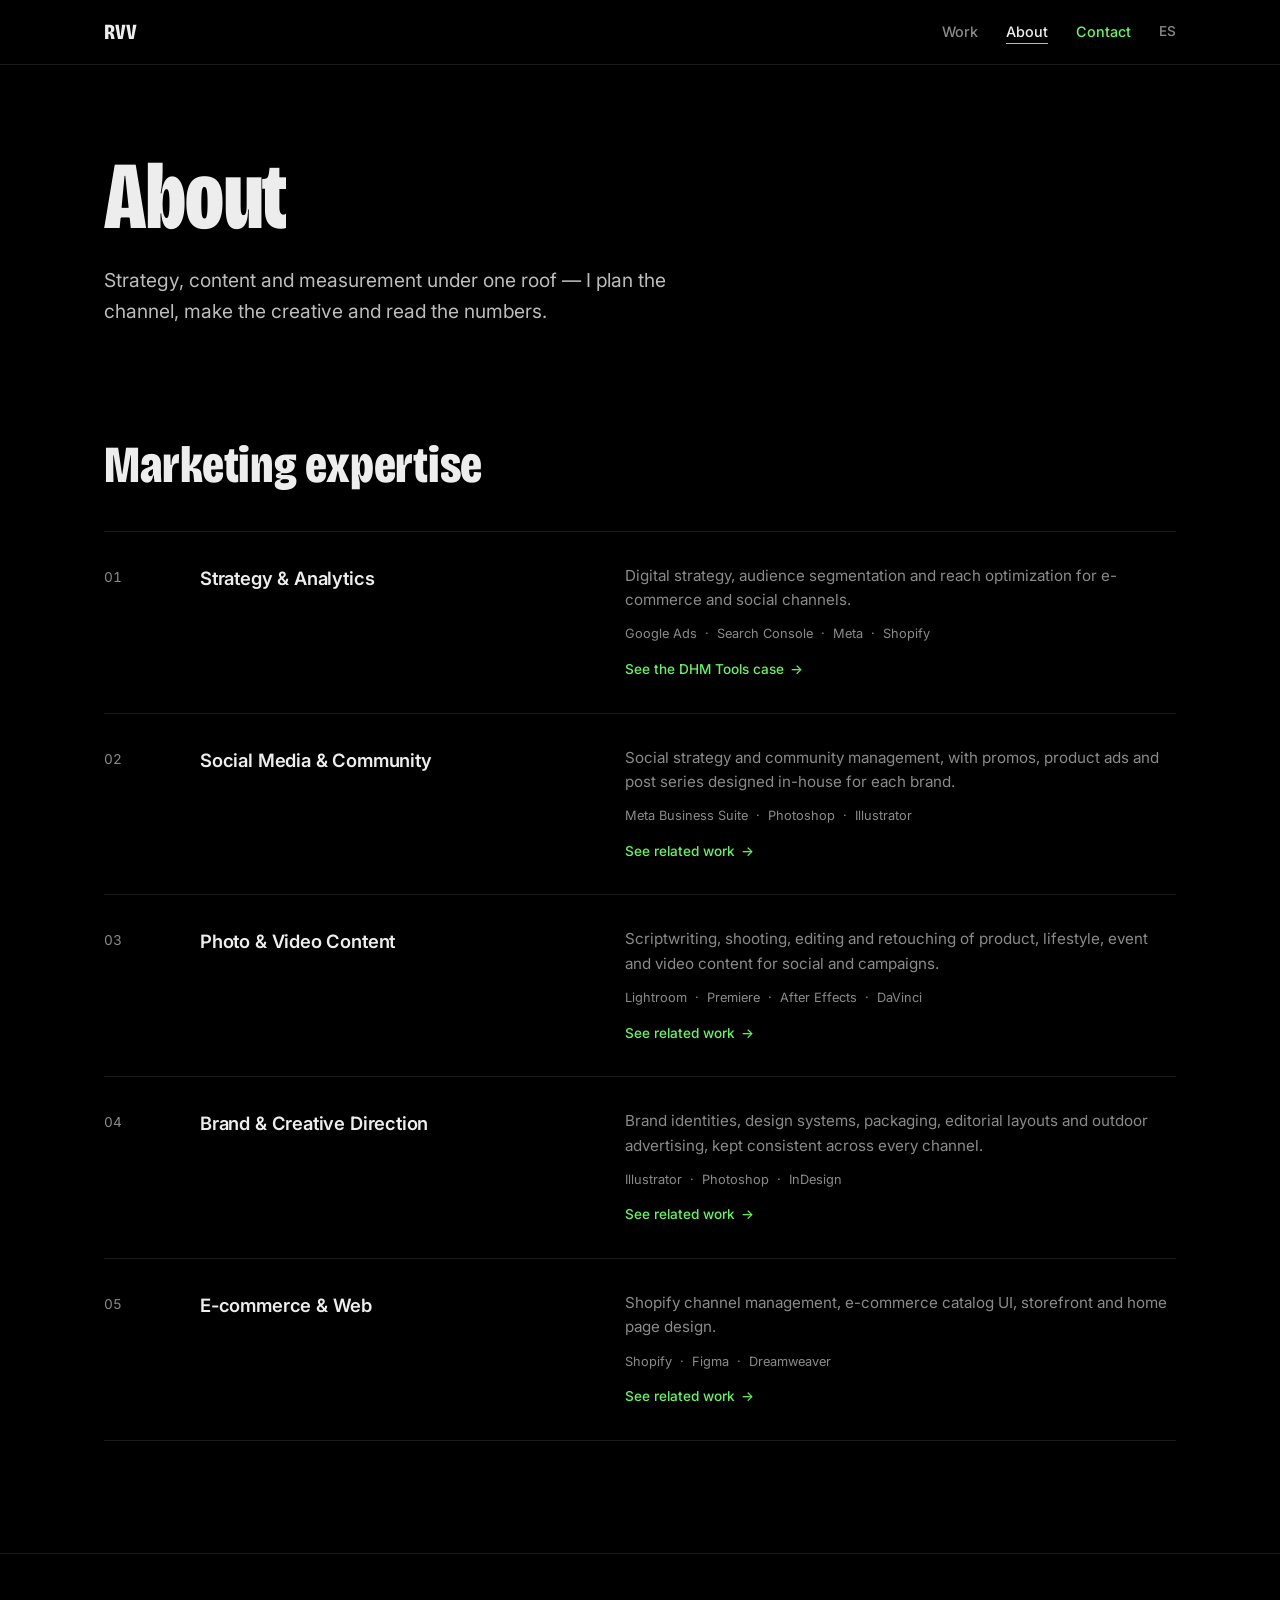
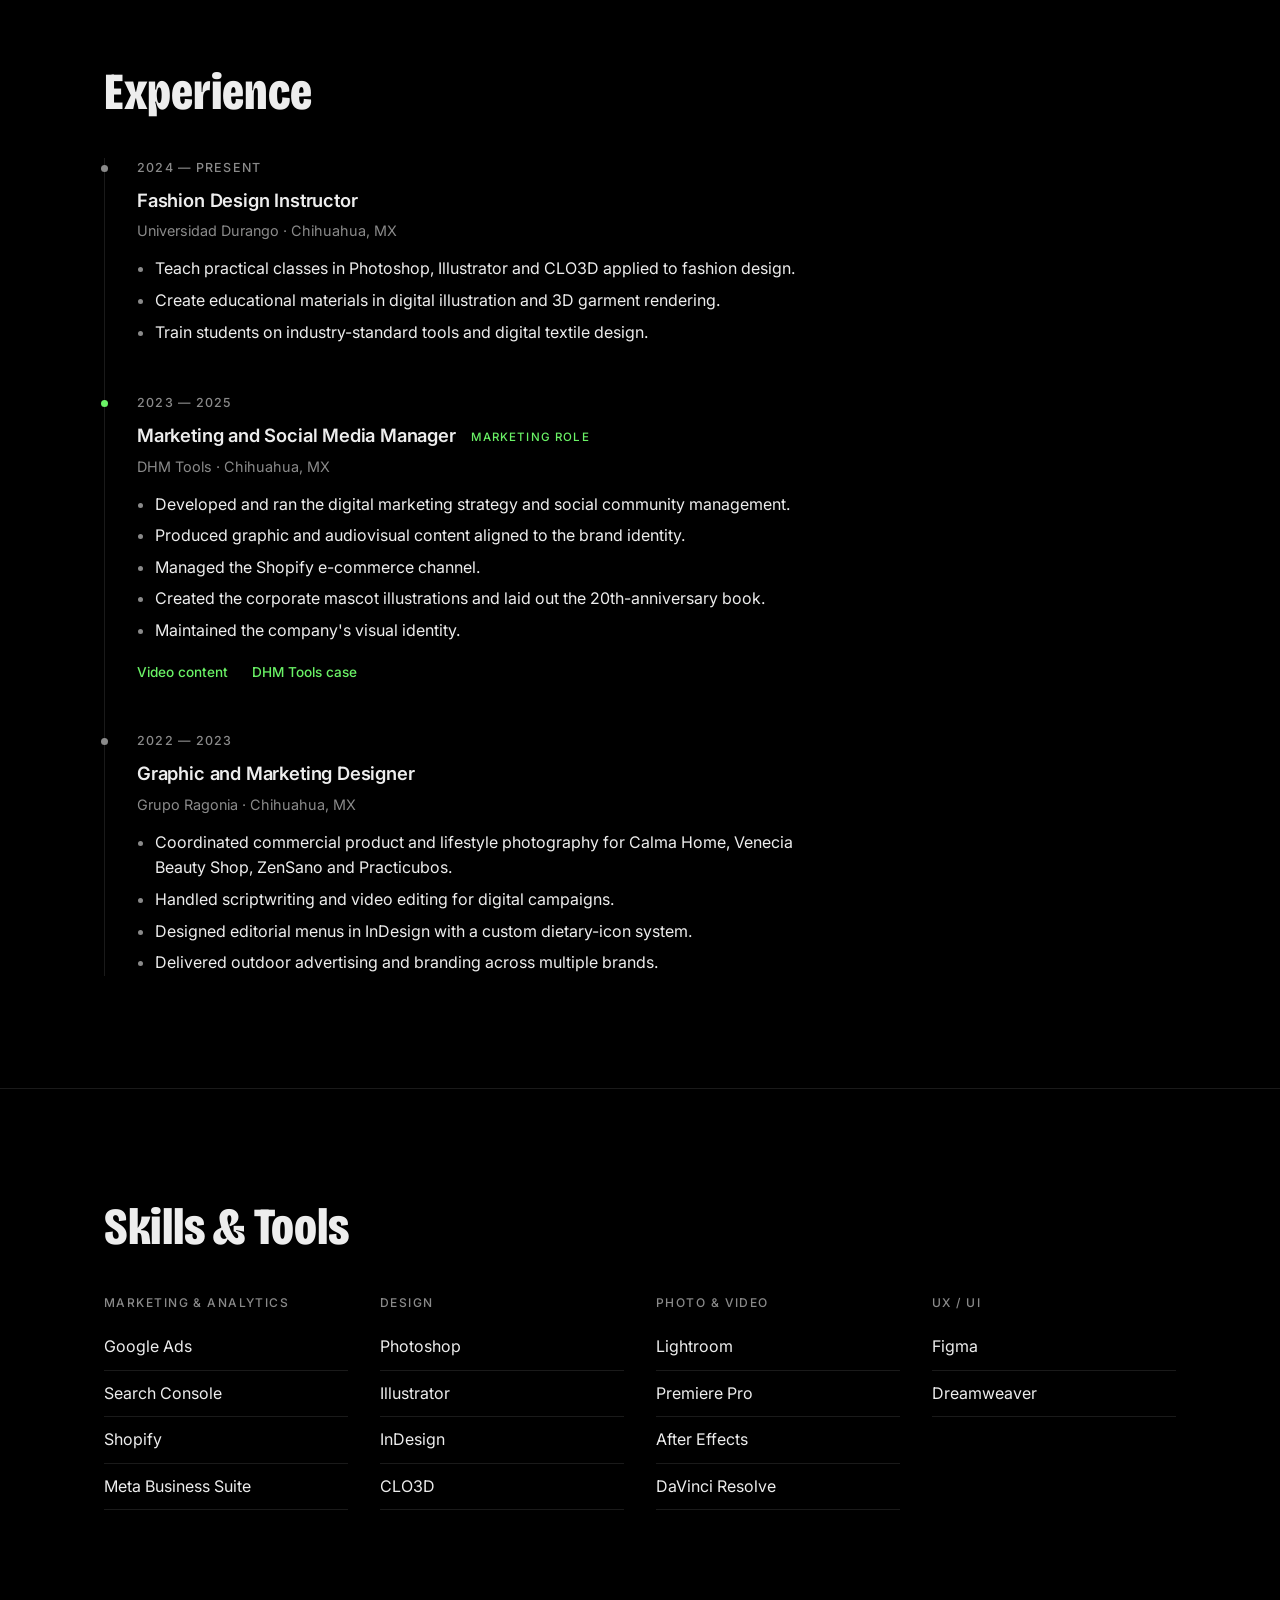
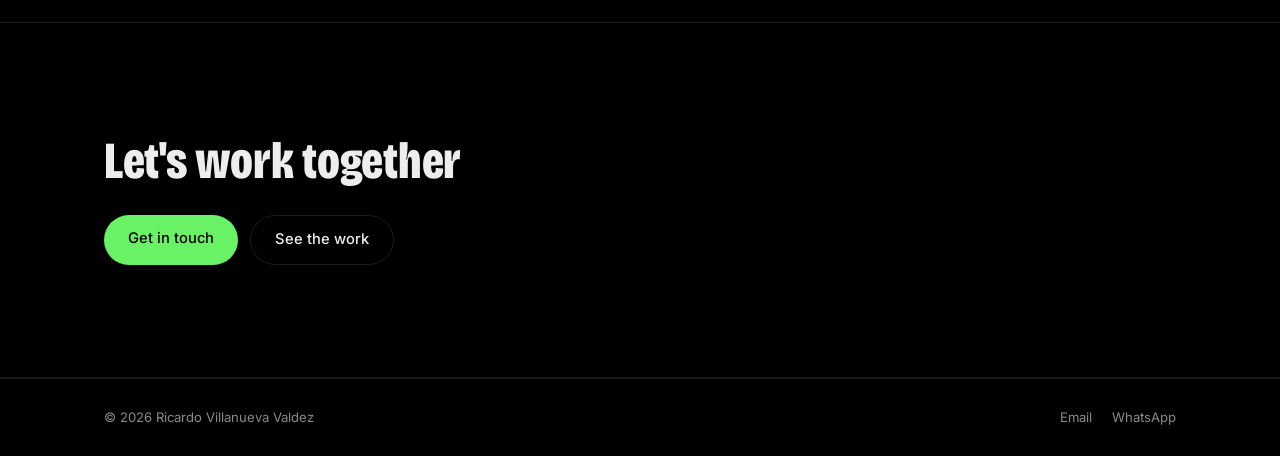
<file: about.html>
<!DOCTYPE html>
<html lang="en">
<head>
<meta charset="UTF-8">
<meta name="viewport" content="width=device-width, initial-scale=1.0">
<meta name="theme-color" content="#000000">
<title>About — Ricardo Villanueva Valdez</title>
<meta name="description" content="About Ricardo Villanueva Valdez: marketing expertise, experience, skills and tools.">
<meta property="og:type" content="website">
<meta property="og:title" content="About — Ricardo Villanueva Valdez">
<meta property="og:description" content="About Ricardo Villanueva Valdez: marketing expertise, experience, skills and tools.">
<link rel="preconnect" href="https://fonts.googleapis.com">
<link rel="preconnect" href="https://fonts.gstatic.com" crossorigin>
<link href="https://fonts.googleapis.com/css2?family=Bricolage+Grotesque:opsz,wdth,wght@96,75..100,700..800&family=Inter:wght@400;500;600&display=swap" rel="stylesheet">
<link rel="stylesheet" href="styles.css">
</head>
<body data-page="about">

<header class="nav" id="nav">
  <div class="wrap nav-inner">
    <a href="index.html" class="logo">RVV</a>
    <nav class="nav-links" id="navLinks">
      <a href="work.html" data-i18n="nav.work">Work</a>
      <a href="about.html" aria-current="page" data-i18n="nav.about">About</a>
      <a href="contact.html" class="nav-cta" data-i18n="nav.contact">Contact</a>
      <button class="lang-toggle" id="langToggle" type="button" aria-label="Switch language">ES</button>
    </nav>
  </div>
</header>

<main>

  <section class="section page">
    <div class="wrap">
      <h1 class="page-title" data-i18n="about.pageTitle">About</h1>
      <p class="lead" data-i18n="expertise.sub">Strategy, content and measurement under one roof — I plan the channel, make the creative and read the numbers.</p>
    </div>
  </section>

  <section id="expertise" class="section section--flush">
    <div class="wrap">
      <h2 class="section-title" data-i18n="expertise.title">Marketing expertise</h2>
      <div class="grid grid-work">
        <article class="card">
          <div class="card-media" aria-hidden="true"><span class="card-icon">01</span></div>
          <h3 data-i18n="expertise.p1.title">Strategy &amp; Analytics</h3>
          <p data-i18n="expertise.p1.desc">Digital strategy, audience segmentation and reach optimization for e-commerce and social channels.</p>
          <p class="card-tools"><span>Google Ads</span><span>Search Console</span><span>Meta</span><span>Shopify</span></p>
          <a class="card-link" href="dhm.html" data-i18n="expertise.linkCase">See the DHM Tools case</a>
        </article>

        <article class="card">
          <div class="card-media" aria-hidden="true"><span class="card-icon">02</span></div>
          <h3 data-i18n="expertise.p2.title">Social Media &amp; Community</h3>
          <p data-i18n="expertise.p2.desc">Social strategy and community management, with promos, product ads and post series designed in-house for each brand.</p>
          <p class="card-tools"><span>Meta Business Suite</span><span>Photoshop</span><span>Illustrator</span></p>
          <a class="card-link" href="work.html?topic=social" data-i18n="expertise.link">See related work</a>
        </article>

        <article class="card">
          <div class="card-media" aria-hidden="true"><span class="card-icon">03</span></div>
          <h3 data-i18n="expertise.p3.title">Photo &amp; Video Content</h3>
          <p data-i18n="expertise.p3.desc">Scriptwriting, shooting, editing and retouching of product, lifestyle, event and video content for social and campaigns.</p>
          <p class="card-tools"><span>Lightroom</span><span>Premiere</span><span>After Effects</span><span>DaVinci</span></p>
          <a class="card-link" href="work.html?topic=content" data-i18n="expertise.link">See related work</a>
        </article>

        <article class="card">
          <div class="card-media" aria-hidden="true"><span class="card-icon">04</span></div>
          <h3 data-i18n="expertise.p4.title">Brand &amp; Creative Direction</h3>
          <p data-i18n="expertise.p4.desc">Brand identities, design systems, packaging, editorial layouts and outdoor advertising, kept consistent across every channel.</p>
          <p class="card-tools"><span>Illustrator</span><span>Photoshop</span><span>InDesign</span></p>
          <a class="card-link" href="work.html?topic=brand" data-i18n="expertise.link">See related work</a>
        </article>

        <article class="card">
          <div class="card-media" aria-hidden="true"><span class="card-icon">05</span></div>
          <h3 data-i18n="expertise.p5.title">E-commerce &amp; Web</h3>
          <p data-i18n="expertise.p5.desc">Shopify channel management, e-commerce catalog UI, storefront and home page design.</p>
          <p class="card-tools"><span>Shopify</span><span>Figma</span><span>Dreamweaver</span></p>
          <a class="card-link" href="work.html?topic=web" data-i18n="expertise.link">See related work</a>
        </article>
      </div>
    </div>
  </section>

  <section id="experience" class="section section--alt">
    <div class="wrap">
      <h2 class="section-title" data-i18n="about.title">Experience</h2>
      <div class="timeline">
        <div class="timeline-item">
          <div class="timeline-date" data-i18n="exp1.date">2024 — Present</div>
          <div class="timeline-body">
            <h3 data-i18n="exp1.role">Fashion Design Instructor</h3>
            <p class="timeline-org">Universidad Durango · Chihuahua, MX</p>
            <ul class="timeline-list">
              <li data-i18n="exp1.b1">Teach practical classes in Photoshop, Illustrator and CLO3D applied to fashion design.</li>
              <li data-i18n="exp1.b2">Create educational materials in digital illustration and 3D garment rendering.</li>
              <li data-i18n="exp1.b3">Train students on industry-standard tools and digital textile design.</li>
            </ul>
          </div>
        </div>

        <div class="timeline-item timeline-item--featured">
          <div class="timeline-date">2023 — 2025</div>
          <div class="timeline-body">
            <h3><span data-i18n="exp2.role">Marketing and Social Media Manager</span> <span class="timeline-badge" data-i18n="exp.featured">Marketing role</span></h3>
            <p class="timeline-org">DHM Tools · Chihuahua, MX</p>
            <ul class="timeline-list">
              <li data-i18n="exp2.b1">Developed and ran the digital marketing strategy and social community management.</li>
              <li data-i18n="exp2.b2">Produced graphic and audiovisual content aligned to the brand identity.</li>
              <li data-i18n="exp2.b3">Managed the Shopify e-commerce channel.</li>
              <li data-i18n="exp2.b4">Created the corporate mascot illustrations and laid out the 20th-anniversary book.</li>
              <li data-i18n="exp2.b5">Maintained the company's visual identity.</li>
            </ul>
            <p class="timeline-links">
              <a href="dhm.html#videos" data-i18n="exp2.linkVideo">Video content</a>
              <a href="dhm.html" data-i18n="exp2.linkWork">DHM Tools case</a>
            </p>
          </div>
        </div>

        <div class="timeline-item">
          <div class="timeline-date">2022 — 2023</div>
          <div class="timeline-body">
            <h3 data-i18n="exp3.role">Graphic and Marketing Designer</h3>
            <p class="timeline-org">Grupo Ragonia · Chihuahua, MX</p>
            <ul class="timeline-list">
              <li data-i18n="exp3.b1">Coordinated commercial product and lifestyle photography for Calma Home, Venecia Beauty Shop, ZenSano and Practicubos.</li>
              <li data-i18n="exp3.b2">Handled scriptwriting and video editing for digital campaigns.</li>
              <li data-i18n="exp3.b3">Designed editorial menus in InDesign with a custom dietary-icon system.</li>
              <li data-i18n="exp3.b4">Delivered outdoor advertising and branding across multiple brands.</li>
            </ul>
          </div>
        </div>
      </div>
    </div>
  </section>

  <section id="skills" class="section">
    <div class="wrap">
      <h2 class="section-title" data-i18n="skills.title">Skills &amp; Tools</h2>
      <div class="skills-grid">
        <div class="skill-group">
          <h3 data-i18n="skills.group4">Marketing &amp; Analytics</h3>
          <ul>
            <li>Google Ads</li>
            <li>Search Console</li>
            <li>Shopify</li>
            <li>Meta Business Suite</li>
          </ul>
        </div>
        <div class="skill-group">
          <h3 data-i18n="skills.group1">Design</h3>
          <ul>
            <li>Photoshop</li>
            <li>Illustrator</li>
            <li>InDesign</li>
            <li>CLO3D</li>
          </ul>
        </div>
        <div class="skill-group">
          <h3 data-i18n="skills.group2">Photo &amp; Video</h3>
          <ul>
            <li>Lightroom</li>
            <li>Premiere Pro</li>
            <li>After Effects</li>
            <li>DaVinci Resolve</li>
          </ul>
        </div>
        <div class="skill-group">
          <h3 data-i18n="skills.group3">UX / UI</h3>
          <ul>
            <li>Figma</li>
            <li>Dreamweaver</li>
          </ul>
        </div>
      </div>
    </div>
  </section>

  <section class="section section--alt next">
    <div class="wrap next-inner">
      <h2 class="section-title" data-i18n="contact.title">Let's work together</h2>
      <div class="hero-actions">
        <a href="contact.html" class="btn btn-primary" data-i18n="hero.cta2">Get in touch</a>
        <a href="work.html" class="btn btn-ghost" data-i18n="hero.cta1">See the work</a>
      </div>
    </div>
  </section>
</main>

<footer class="footer">
  <div class="wrap footer-inner">
    <p>&copy; <span id="year"></span> Ricardo Villanueva Valdez</p>
    <p class="footer-links"><a href="mailto:ricardovillanueva0399@gmail.com" data-i18n="footer.email">Email</a><a href="https://wa.me/526144042554" target="_blank" rel="noopener">WhatsApp</a></p>
  </div>
</footer>

<script src="script.js"></script>
</body>
</html>
</file>
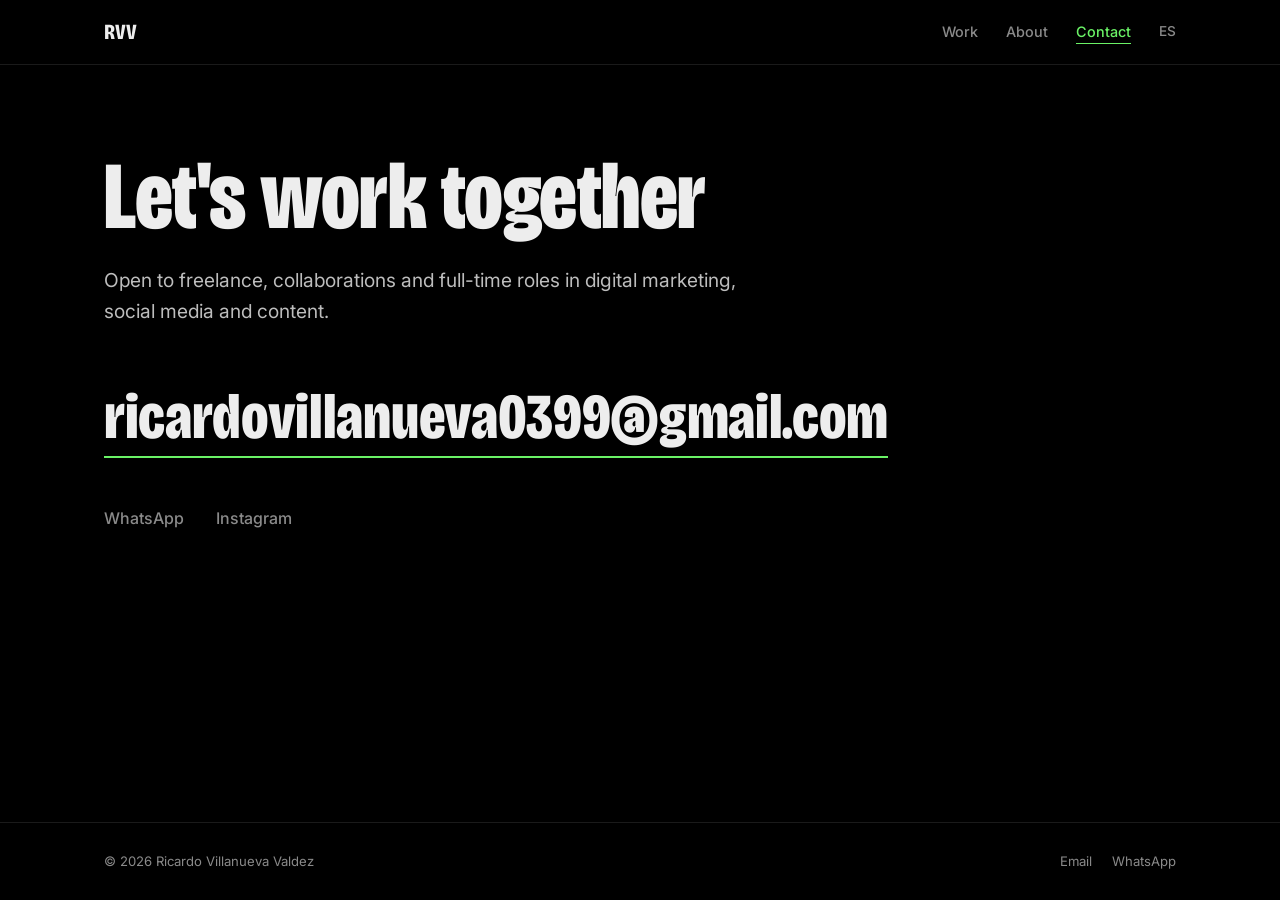
<file: contact.html>
<!DOCTYPE html>
<html lang="en">
<head>
<meta charset="UTF-8">
<meta name="viewport" content="width=device-width, initial-scale=1.0">
<meta name="theme-color" content="#000000">
<title>Contact — Ricardo Villanueva Valdez</title>
<meta name="description" content="Contact Ricardo Villanueva Valdez for freelance, collaborations and full-time roles in digital marketing, social media and content.">
<meta property="og:type" content="website">
<meta property="og:title" content="Contact — Ricardo Villanueva Valdez">
<meta property="og:description" content="Contact Ricardo Villanueva Valdez for freelance, collaborations and full-time roles in digital marketing, social media and content.">
<link rel="preconnect" href="https://fonts.googleapis.com">
<link rel="preconnect" href="https://fonts.gstatic.com" crossorigin>
<link href="https://fonts.googleapis.com/css2?family=Bricolage+Grotesque:opsz,wdth,wght@96,75..100,700..800&family=Inter:wght@400;500;600&display=swap" rel="stylesheet">
<link rel="stylesheet" href="styles.css">
</head>
<body data-page="contact">

<header class="nav" id="nav">
  <div class="wrap nav-inner">
    <a href="index.html" class="logo">RVV</a>
    <nav class="nav-links" id="navLinks">
      <a href="work.html" data-i18n="nav.work">Work</a>
      <a href="about.html" data-i18n="nav.about">About</a>
      <a href="contact.html" class="nav-cta" aria-current="page" data-i18n="nav.contact">Contact</a>
      <button class="lang-toggle" id="langToggle" type="button" aria-label="Switch language">ES</button>
    </nav>
  </div>
</header>

<main>

  <section class="section page contact">
    <div class="wrap">
      <h1 class="page-title" data-i18n="contact.title">Let's work together</h1>
      <p class="lead" data-i18n="contact.sub">Open to freelance, collaborations and full-time roles in digital marketing, social media and content.</p>
      <a class="contact-email" href="mailto:ricardovillanueva0399@gmail.com">ricardovillanueva0399@gmail.com</a>
      <ul class="contact-list">
        <li><a href="https://wa.me/526144042554" target="_blank" rel="noopener">WhatsApp</a></li>
        <li><a href="#" target="_blank" rel="noopener">Instagram</a></li>
      </ul>
    </div>
  </section>
</main>

<footer class="footer">
  <div class="wrap footer-inner">
    <p>&copy; <span id="year"></span> Ricardo Villanueva Valdez</p>
    <p class="footer-links"><a href="mailto:ricardovillanueva0399@gmail.com" data-i18n="footer.email">Email</a><a href="https://wa.me/526144042554" target="_blank" rel="noopener">WhatsApp</a></p>
  </div>
</footer>

<script src="script.js"></script>
</body>
</html>
</file>
<file: styles.css>
:root{
  color-scheme:dark;
  --black:#000000;
  --surface:#0d0d0d;
  --ink:#ededed;
  --ink-soft:#bdbdbd;
  --muted:#8a8a8a;
  --border:rgba(255,255,255,0.1);
  --neon:#6AF266;
  --mint:#A1FF9E;
  --radius:8px;
  --maxw:1120px;
  --nav-h:64px;
  --ff-display:'Bricolage Grotesque', 'Arial Narrow', sans-serif;
  --ff:'Inter', system-ui, sans-serif;
  --ease:cubic-bezier(.16,.84,.44,1);
}

*,*::before,*::after{box-sizing:border-box;}
html{scroll-behavior:smooth;scroll-padding-top:var(--nav-h);}
body{
  margin:0;min-height:100vh;min-height:100svh;
  display:flex;flex-direction:column;
  font-family:var(--ff);
  color:var(--ink);
  background:var(--black);
  line-height:1.6;
  -webkit-font-smoothing:antialiased;
}
main{flex:1;}
img{max-width:100%;display:block;}
a{color:inherit;}
[hidden]{display:none!important;}
a:focus-visible,button:focus-visible{outline:2px solid var(--neon);outline-offset:3px;}
.wrap{max-width:var(--maxw);margin:0 auto;padding:0 24px;}

/* Display type: the name, page and section titles, big numbers */
.intro-name,.page-title,.section-title,.stat-num,.contact-email{
  font-family:var(--ff-display);font-weight:800;font-stretch:75%;
  letter-spacing:-0.005em;line-height:.92;
}

/* Scroll-reveal */
.reveal{
  opacity:0;transform:translateY(16px);
  transition:opacity .6s var(--ease), transform .6s var(--ease);
}
.reveal.is-visible{opacity:1;transform:none;}

@media (prefers-reduced-motion: reduce){
  html{scroll-behavior:auto;}
  *,*::before,*::after{animation-duration:.001ms!important;animation-delay:0s!important;transition-duration:.001ms!important;}
  .reveal{opacity:1!important;transform:none!important;}
}

/* Nav: always visible, three tabs + language */
.nav{
  position:sticky;top:0;z-index:50;
  background:rgba(0,0,0,0.85);
  backdrop-filter:blur(8px);
  border-bottom:1px solid var(--border);
}
.nav-inner{display:flex;align-items:center;justify-content:space-between;gap:16px;height:var(--nav-h);}
.logo{font-family:var(--ff-display);font-weight:800;font-stretch:75%;font-size:1.35rem;letter-spacing:0.01em;text-decoration:none;}
.nav-links{display:flex;align-items:center;gap:28px;}
.nav-links a{white-space:nowrap;text-decoration:none;font-weight:500;font-size:0.9rem;color:var(--muted);transition:color .2s ease;}
.nav-links a:hover,.nav-links a[aria-current]{color:var(--ink);}
.nav-links a[aria-current]{text-decoration:underline;text-decoration-color:var(--neon);text-underline-offset:6px;text-decoration-thickness:1px;}
.nav-links a.nav-cta{color:var(--neon);}
.nav-links a.nav-cta:hover{color:var(--mint);}
.lang-toggle{
  font-family:var(--ff);font-weight:500;font-size:0.85rem;line-height:1;
  background:none;color:var(--muted);border:0;padding:4px 0;cursor:pointer;
  transition:color .2s ease;
}
.lang-toggle:hover{color:var(--ink);}

/* Home: first screen is the name and what he does */
.intro{
  min-height:calc(100vh - var(--nav-h));min-height:calc(100svh - var(--nav-h));
  display:flex;flex-direction:column;justify-content:center;
  padding:72px 0;border-bottom:1px solid var(--border);
}
.intro{position:relative;overflow:hidden;isolation:isolate;touch-action:pan-y pinch-zoom;}
.intro-shapes{position:absolute;inset:0;width:100%;height:100%;z-index:-1;pointer-events:none;}
.intro-inner{width:100%;animation:fadeUp .9s var(--ease) both;}
@keyframes fadeUp{from{opacity:0;transform:translateY(12px);}}
.tags{display:flex;flex-wrap:wrap;margin:0 0 24px;}
.tag{font-weight:500;font-size:0.78rem;text-transform:uppercase;letter-spacing:0.12em;color:var(--muted);}
.tag:not(:last-child)::after{content:'/';margin:0 12px;opacity:0.5;}
.intro-name{font-size:clamp(3.2rem,min(11vw,17vh),9rem);color:#f4f4f4;margin:0 0 32px;}
.intro-role{font-size:clamp(1.05rem,1.6vw,1.25rem);color:var(--ink-soft);max-width:600px;margin:0 0 36px;}
.hero-actions{display:flex;gap:12px;flex-wrap:wrap;}

.btn{
  display:inline-block;padding:12px 24px;border-radius:999px;font-weight:500;
  text-decoration:none;font-size:0.92rem;
  transition:background-color .2s ease, border-color .2s ease, color .2s ease;
}
.btn-primary{background:var(--neon);color:var(--black);}
.btn-primary:hover{background:var(--mint);}
.btn-ghost{color:var(--ink);background:var(--black);border:1px solid var(--border);}
.btn-ghost:hover{border-color:var(--ink);}

/* Sections and page heads */
.section{padding:112px 0;}
.section--alt{border-top:1px solid var(--border);border-bottom:1px solid var(--border);}
.section--alt + .section--alt{border-top:0;}
.section.section--flush{padding-top:0;}
.section.page{padding:88px 0 112px;}
.page-title{font-size:clamp(2.8rem,8vw,6rem);margin:0 0 24px;}
.section-title{font-size:clamp(2rem,4.5vw,3.25rem);line-height:1;margin:0 0 16px;}
.section-sub{color:var(--muted);max-width:600px;margin:0 0 56px;font-size:1.02rem;}
.lead{font-size:clamp(1.05rem,1.5vw,1.2rem);color:var(--ink-soft);max-width:640px;margin:0 0 56px;}
.lead:last-child{margin-bottom:0;}
.eyebrow{font-weight:500;font-size:0.75rem;text-transform:uppercase;letter-spacing:0.12em;color:var(--muted);margin:0 0 16px;}
.section-head{display:flex;flex-wrap:wrap;align-items:baseline;justify-content:space-between;gap:12px 24px;margin-bottom:48px;}
.section-head .section-title{margin:0;}
.more-link,.back-link{font-weight:500;font-size:0.9rem;text-decoration:none;}
.more-link{color:var(--neon);}
.more-link::after{content:'\2192';display:inline-block;margin-left:8px;transition:transform .2s ease;}
.more-link:hover::after{transform:translateX(4px);}
.back-link{display:inline-block;color:var(--muted);margin-bottom:40px;transition:color .2s ease;}
.back-link::before{content:'\2190';display:inline-block;margin-right:8px;}
.back-link:hover{color:var(--ink);}

/* Closing call to action on inner pages */
.next-inner{display:flex;flex-direction:column;align-items:flex-start;gap:28px;}
.next-inner .section-title{margin:0;}

/* Brands strip (home) */
.proof{padding:56px 0;}
.brands{display:flex;flex-wrap:wrap;align-items:baseline;gap:8px 24px;}
.brands-label{font-weight:500;font-size:0.75rem;text-transform:uppercase;letter-spacing:0.12em;color:var(--muted);}
.brands-list{list-style:none;margin:0;padding:0;display:flex;flex-wrap:wrap;font-size:0.92rem;}
.brands-list li{white-space:nowrap;}
.brands-list li:not(:last-child)::after{content:'·';margin:0 10px;color:var(--muted);}

/* Stats (DHM case) */
.stats{display:grid;grid-template-columns:repeat(auto-fit,minmax(220px,1fr));gap:32px 48px;max-width:760px;margin:0 0 64px;}
.stat-num{display:inline-block;font-size:clamp(2.8rem,6vw,4.25rem);}
.stat-label{margin:12px 0 0;color:var(--muted);font-size:0.9rem;max-width:260px;}

/* Expertise: one row per area (About) */
.grid-work{border-bottom:1px solid var(--border);margin-top:40px;}
.card{
  display:grid;grid-template-columns:4rem minmax(0,1fr) minmax(0,1.4fr);column-gap:32px;
  padding:32px 0;border-top:1px solid var(--border);
}
.card-media{grid-column:1;grid-row:1 / span 3;}
.card-icon{font-size:0.85rem;color:var(--muted);font-variant-numeric:tabular-nums;}
.card h3{grid-column:2;grid-row:1 / span 3;font-size:1.15rem;font-weight:600;letter-spacing:-0.01em;margin:0;}
.card > p,.card-link{grid-column:3;}
.card p{margin:0;color:var(--muted);font-size:0.95rem;}
.card p.card-tools{display:flex;flex-wrap:wrap;margin-top:12px;font-size:0.8rem;}
.card-tools span{white-space:nowrap;}
.card-tools span:not(:last-child)::after{content:'·';margin:0 8px;}
.card-link{justify-self:start;margin-top:14px;font-weight:500;font-size:0.85rem;color:var(--neon);text-decoration:none;}
.card-link::after{content:'\2192';display:inline-block;margin-left:6px;transition:transform .2s ease;}
.card-link:hover::after{transform:translateX(4px);}

/* Projects */
.lead + .filters{margin-top:-16px;}
.filters{display:flex;flex-wrap:wrap;gap:8px 24px;margin:0 0 48px;}
.filter-btn{
  font-family:var(--ff);font-weight:500;font-size:0.9rem;line-height:1;
  background:none;color:var(--muted);border:0;border-bottom:1px solid transparent;
  padding:6px 0;cursor:pointer;transition:color .2s ease, border-color .2s ease;
}
.filter-btn:hover{color:var(--ink);}
.filter-btn.is-active{color:var(--ink);border-bottom-color:var(--neon);}
.grid-projects{display:grid;grid-template-columns:repeat(auto-fit,minmax(280px,1fr));gap:56px 32px;}
.project{display:flex;flex-direction:column;}
.project-media{display:block;position:relative;aspect-ratio:4/3;overflow:hidden;border-radius:var(--radius);background:var(--surface);cursor:pointer;}
.project-media img{width:100%;height:100%;object-fit:cover;transition:transform .6s var(--ease);}
.project-media:hover img{transform:scale(1.03);}
.gallery-badge{
  position:absolute;bottom:10px;right:10px;background:rgba(0,0,0,0.7);color:#fff;
  font-weight:500;font-size:0.75rem;padding:3px 9px;border-radius:999px;
  opacity:0;transition:opacity .2s ease;
}
.gallery-badge:empty{display:none;}
.project-media:hover .gallery-badge{opacity:1;}
.project-body{display:flex;flex-direction:column;flex:1;padding-top:18px;}
.project-tag{font-weight:500;font-size:0.72rem;text-transform:uppercase;letter-spacing:0.1em;color:var(--muted);margin-bottom:8px;}
.project-body :is(h2,h3){font-size:1.05rem;font-weight:600;letter-spacing:-0.01em;margin:0 0 6px;}
.project-body p{margin:0;color:var(--muted);font-size:0.92rem;}
.project-body .project-meta{margin-top:auto;padding-top:12px;font-size:0.8rem;}

/* Featured case card (Work) */
.project--featured{grid-column:1 / -1;display:grid;grid-template-columns:minmax(0,1.4fr) minmax(0,1fr);gap:0 48px;align-items:center;}
.project--featured .project-body{padding:0;}
.project--featured :is(h2,h3){font-family:var(--ff-display);font-weight:800;font-stretch:75%;font-size:clamp(1.8rem,3.2vw,2.6rem);letter-spacing:0;line-height:.98;margin-bottom:16px;}
.project--featured .project-body > p{font-size:1rem;}
.case-actions{display:flex;flex-wrap:wrap;align-items:center;gap:12px 24px;margin-top:28px;}
.case-btn{
  display:inline-block;font-family:var(--ff);font-weight:500;font-size:0.9rem;cursor:pointer;text-decoration:none;
  background:var(--neon);color:var(--black);border:0;border-radius:999px;padding:11px 22px;
  transition:background-color .2s ease;
}
.case-btn:hover{background:var(--mint);}
.case-link{
  font-family:var(--ff);font-weight:500;font-size:0.9rem;color:var(--ink);text-decoration:none;cursor:pointer;
  background:none;border:0;border-bottom:1px solid var(--border);padding:0;transition:border-color .2s ease;
}
.case-link:hover{border-color:var(--ink);}
@media (max-width:820px){
  .project--featured{grid-template-columns:1fr;}
  .project--featured .project-body{padding-top:20px;}
}

/* DHM case page */
.case-cover{margin:0;max-width:880px;}
.case-cover .case-actions{margin-top:20px;}
.case-points{
  margin:0;display:grid;grid-template-columns:repeat(3,minmax(0,1fr));gap:24px 40px;
}
.case-points--page{margin-top:72px;padding-top:32px;border-top:1px solid var(--border);}
.case-points dt{font-weight:600;font-size:0.95rem;margin-bottom:6px;}
.case-points dd{margin:0;color:var(--muted);font-size:0.92rem;}
@media (max-width:820px){
  .case-points{grid-template-columns:1fr;}
}

/* Lightbox */
.lightbox{
  position:fixed;inset:0;background:rgba(0,0,0,0.95);z-index:300;
  display:flex;align-items:center;justify-content:center;
  opacity:0;pointer-events:none;transition:opacity .25s ease;
}
.lightbox.is-open{opacity:1;pointer-events:auto;}
.lightbox-img{max-width:88vw;max-height:82vh;border-radius:4px;}
.lightbox-close,.lightbox-nav{
  position:absolute;background:none;color:#fff;border:0;opacity:0.7;
  cursor:pointer;display:flex;align-items:center;justify-content:center;
  transition:opacity .2s ease;
}
.lightbox-close:hover,.lightbox-nav:hover{opacity:1;}
.lightbox-close{top:16px;right:16px;width:44px;height:44px;font-size:1.6rem;line-height:1;}
.lightbox-nav{top:50%;transform:translateY(-50%);width:48px;height:48px;font-size:1.1rem;}
.lightbox-prev{left:12px;}
.lightbox-next{right:12px;}
.lightbox-caption{
  position:absolute;top:26px;left:50%;transform:translateX(-50%);max-width:70vw;margin:0;
  color:#fff;font-weight:500;font-size:0.9rem;text-align:center;
}
.lightbox-caption:empty{display:none;}
.lightbox-counter{
  position:absolute;bottom:22px;left:50%;transform:translateX(-50%);
  color:var(--muted);font-size:0.85rem;font-variant-numeric:tabular-nums;
}
@media (max-width:640px){
  .lightbox-prev{left:4px;}
  .lightbox-next{right:4px;}
}

/* Video reel (DHM case) */
.grid-videos{display:grid;grid-template-columns:repeat(auto-fit,minmax(200px,1fr));gap:48px 24px;}
.video-card{display:flex;flex-direction:column;}
.video-media{display:block;position:relative;aspect-ratio:9/16;border-radius:var(--radius);background:var(--surface);overflow:hidden;}
.video-media--wide{aspect-ratio:16/9;}
.video-media video,.video-media img{width:100%;height:100%;object-fit:cover;display:block;}
.play-badge{position:absolute;inset:0;display:flex;align-items:center;justify-content:center;pointer-events:none;}
.play-badge svg{width:44px;height:44px;}
.video-body{padding-top:14px;}
.video-body h3{font-size:0.95rem;font-weight:600;margin:0 0 4px;}
.video-body p{margin:0;color:var(--muted);font-size:0.85rem;}

/* Timeline (About) */
.timeline{border-left:1px solid var(--border);padding-left:32px;display:flex;flex-direction:column;gap:48px;margin-top:40px;}
.timeline-item{position:relative;}
.timeline-item::before{
  content:'';position:absolute;left:-36px;top:7px;width:7px;height:7px;border-radius:50%;
  background:var(--muted);
}
.timeline-item--featured::before{background:var(--neon);}
.timeline-date{font-weight:500;font-size:0.78rem;color:var(--muted);text-transform:uppercase;letter-spacing:0.1em;margin-bottom:8px;}
.timeline-body h3{margin:0 0 4px;font-size:1.15rem;font-weight:600;letter-spacing:-0.01em;}
.timeline-org{color:var(--muted);margin:0 0 14px;font-size:0.9rem;}
.timeline-list{margin:0;padding-left:18px;max-width:680px;color:var(--ink);}
.timeline-list li{margin:0 0 6px;}
.timeline-list li:last-child{margin-bottom:0;}
.timeline-list li::marker{color:var(--muted);}
.timeline-badge{
  display:inline-block;vertical-align:middle;margin-left:10px;
  font-size:0.72rem;font-weight:500;text-transform:uppercase;letter-spacing:0.1em;color:var(--neon);
}
.timeline-body p.timeline-links{margin:18px 0 0;display:flex;flex-wrap:wrap;gap:8px 24px;}
.timeline-links a{font-weight:500;font-size:0.85rem;color:var(--neon);text-decoration:none;}
.timeline-links a:hover{color:var(--mint);}

/* Skills (About) */
.skills-grid{display:grid;grid-template-columns:repeat(auto-fit,minmax(200px,1fr));gap:40px 32px;margin-top:40px;}
.skill-group h3{font-size:0.75rem;font-weight:500;text-transform:uppercase;letter-spacing:0.12em;color:var(--muted);margin:0 0 12px;}
.skill-group ul{list-style:none;margin:0;padding:0;}
.skill-group li{padding:10px 0;border-bottom:1px solid var(--border);}

/* Contact page */
.contact-email{
  display:inline-block;font-size:clamp(1.5rem,5.4vw,4rem);line-height:1.05;overflow-wrap:anywhere;
  color:var(--ink);text-decoration:none;border-bottom:2px solid var(--neon);padding-bottom:6px;margin:0 0 48px;
  transition:color .2s ease;
}
.contact-email:hover{color:var(--neon);}
.contact-list{list-style:none;margin:0;padding:0;display:flex;flex-wrap:wrap;gap:12px 32px;}
.contact-list a{font-weight:500;color:var(--muted);text-decoration:none;transition:color .2s ease;}
.contact-list a:hover{color:var(--ink);}

/* Footer */
.footer{padding:28px 0;color:var(--muted);font-size:0.82rem;border-top:1px solid var(--border);}
.footer-inner{display:flex;flex-wrap:wrap;justify-content:space-between;gap:8px 24px;}
.footer p{margin:0;}
.footer-links{display:flex;gap:20px;}
.footer-links a{text-decoration:none;transition:color .2s ease;}
.footer-links a:hover{color:var(--ink);}

@media (max-width:720px){
  .section{padding:80px 0;}
  .section.page{padding:56px 0 80px;}
  /* Phones: the intro hugs its content instead of filling the screen, so no empty bands */
  .intro{min-height:0;padding:56px 0 64px;}
  .intro-name{margin-bottom:24px;}
  .intro-role{margin-bottom:28px;}
  .card{grid-template-columns:2.5rem minmax(0,1fr);row-gap:8px;padding:28px 0;}
  .card-media{grid-row:1;}
  .card h3,.card > p,.card-link{grid-column:2;grid-row:auto;}
}
@media (max-width:640px){
  .tags{flex-direction:column;gap:2px;margin-bottom:20px;}
  .tag{font-size:0.72rem;}
  .tag:not(:last-child)::after{content:none;}
}
@media (max-height:700px){
  .intro{padding:40px 0;}
}
/* Small phones (320x568): tighter spacing so the buttons stay on the first screen */
@media (max-width:360px) and (max-height:600px){
  .intro{padding-top:24px;}
  .intro-name{margin-bottom:20px;}
  .intro-role{margin-bottom:24px;}
}
/* Landscape phones: keep the buttons on the first screen */
@media (max-height:500px){
  .intro{padding:20px 0;}
  .tags{margin-bottom:12px;}
  .intro-name{margin-bottom:16px;}
  .intro-role{max-width:680px;margin-bottom:20px;}
}
@media (max-width:480px){
  .wrap{padding:0 20px;}
  .nav-links{gap:16px;}
  .nav-links a,.lang-toggle{font-size:0.82rem;}
  .logo{font-size:1.2rem;}
}
@media (max-width:360px){
  .nav-inner{gap:12px;}
  .nav-links{gap:12px;}
  /* Both buttons on one line at 320px */
  .hero-actions{gap:10px;}
  .hero-actions .btn{padding:12px 20px;}
}
</file>
